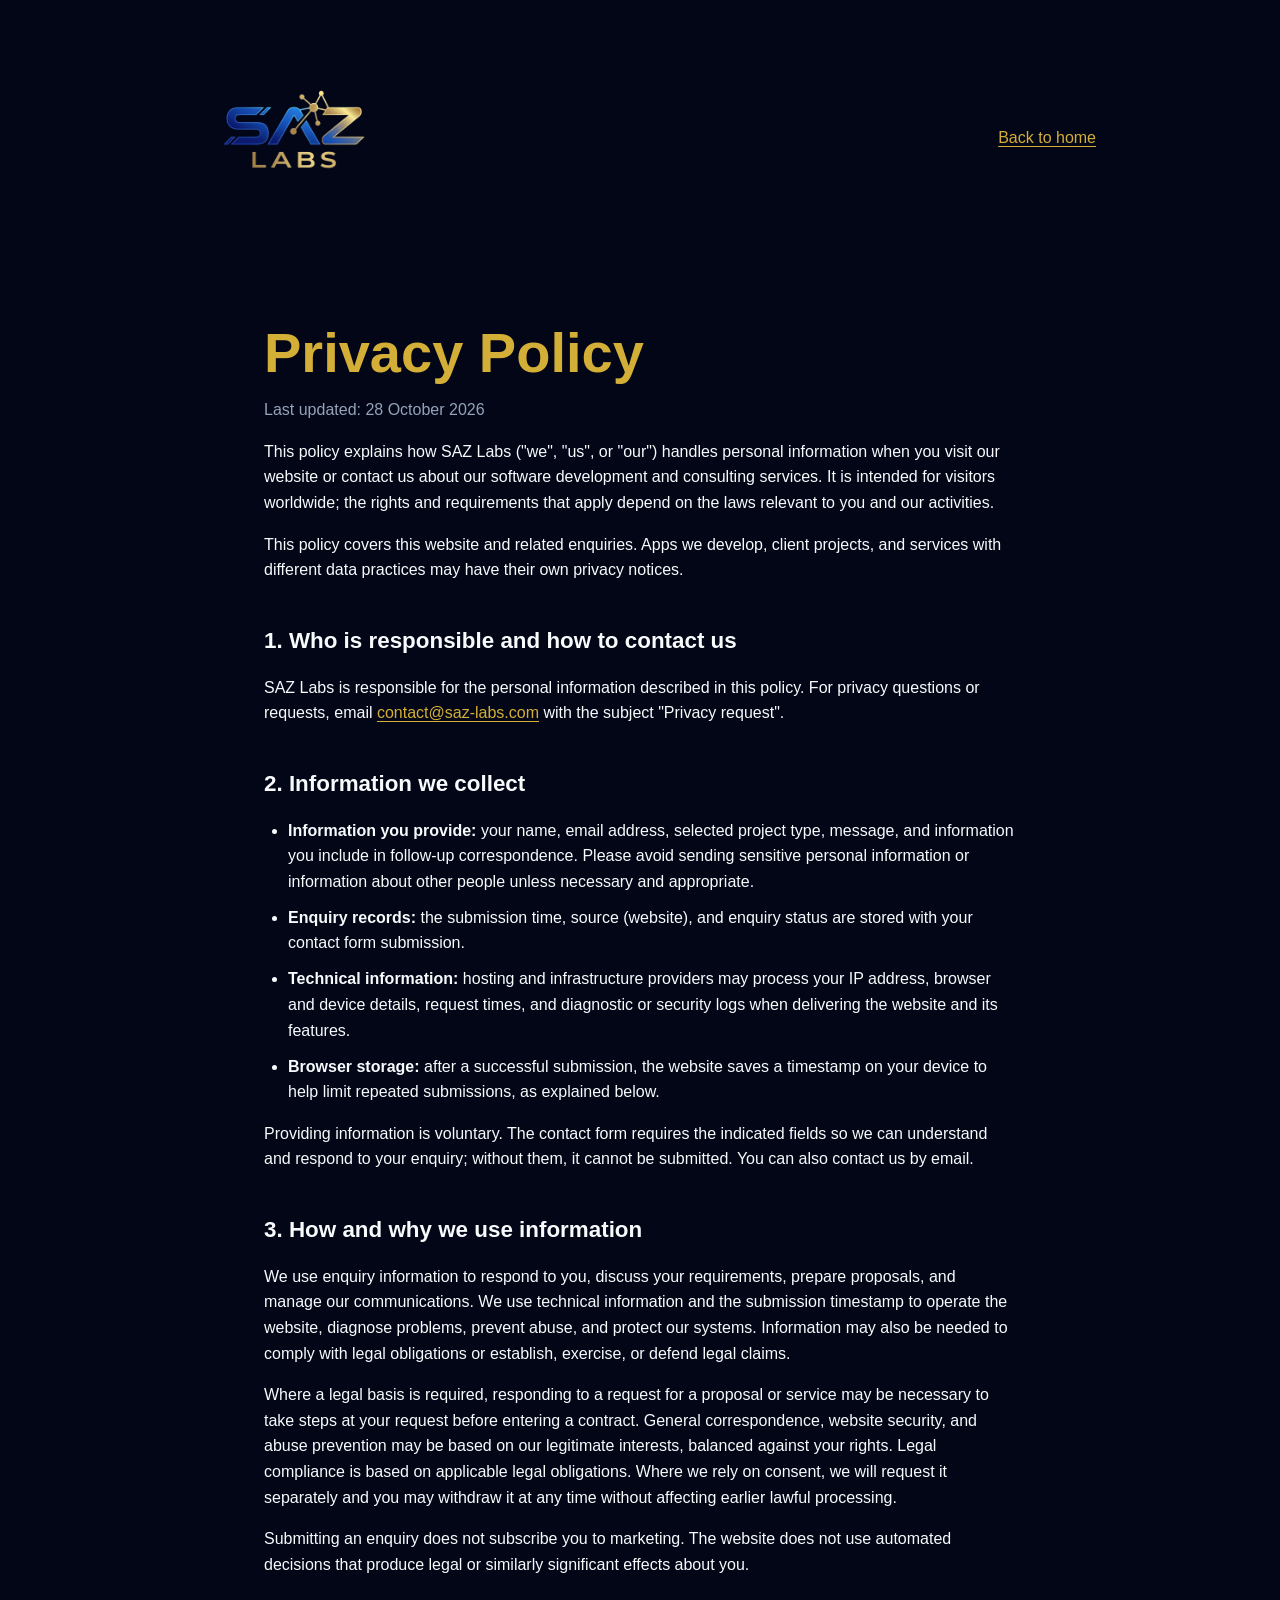
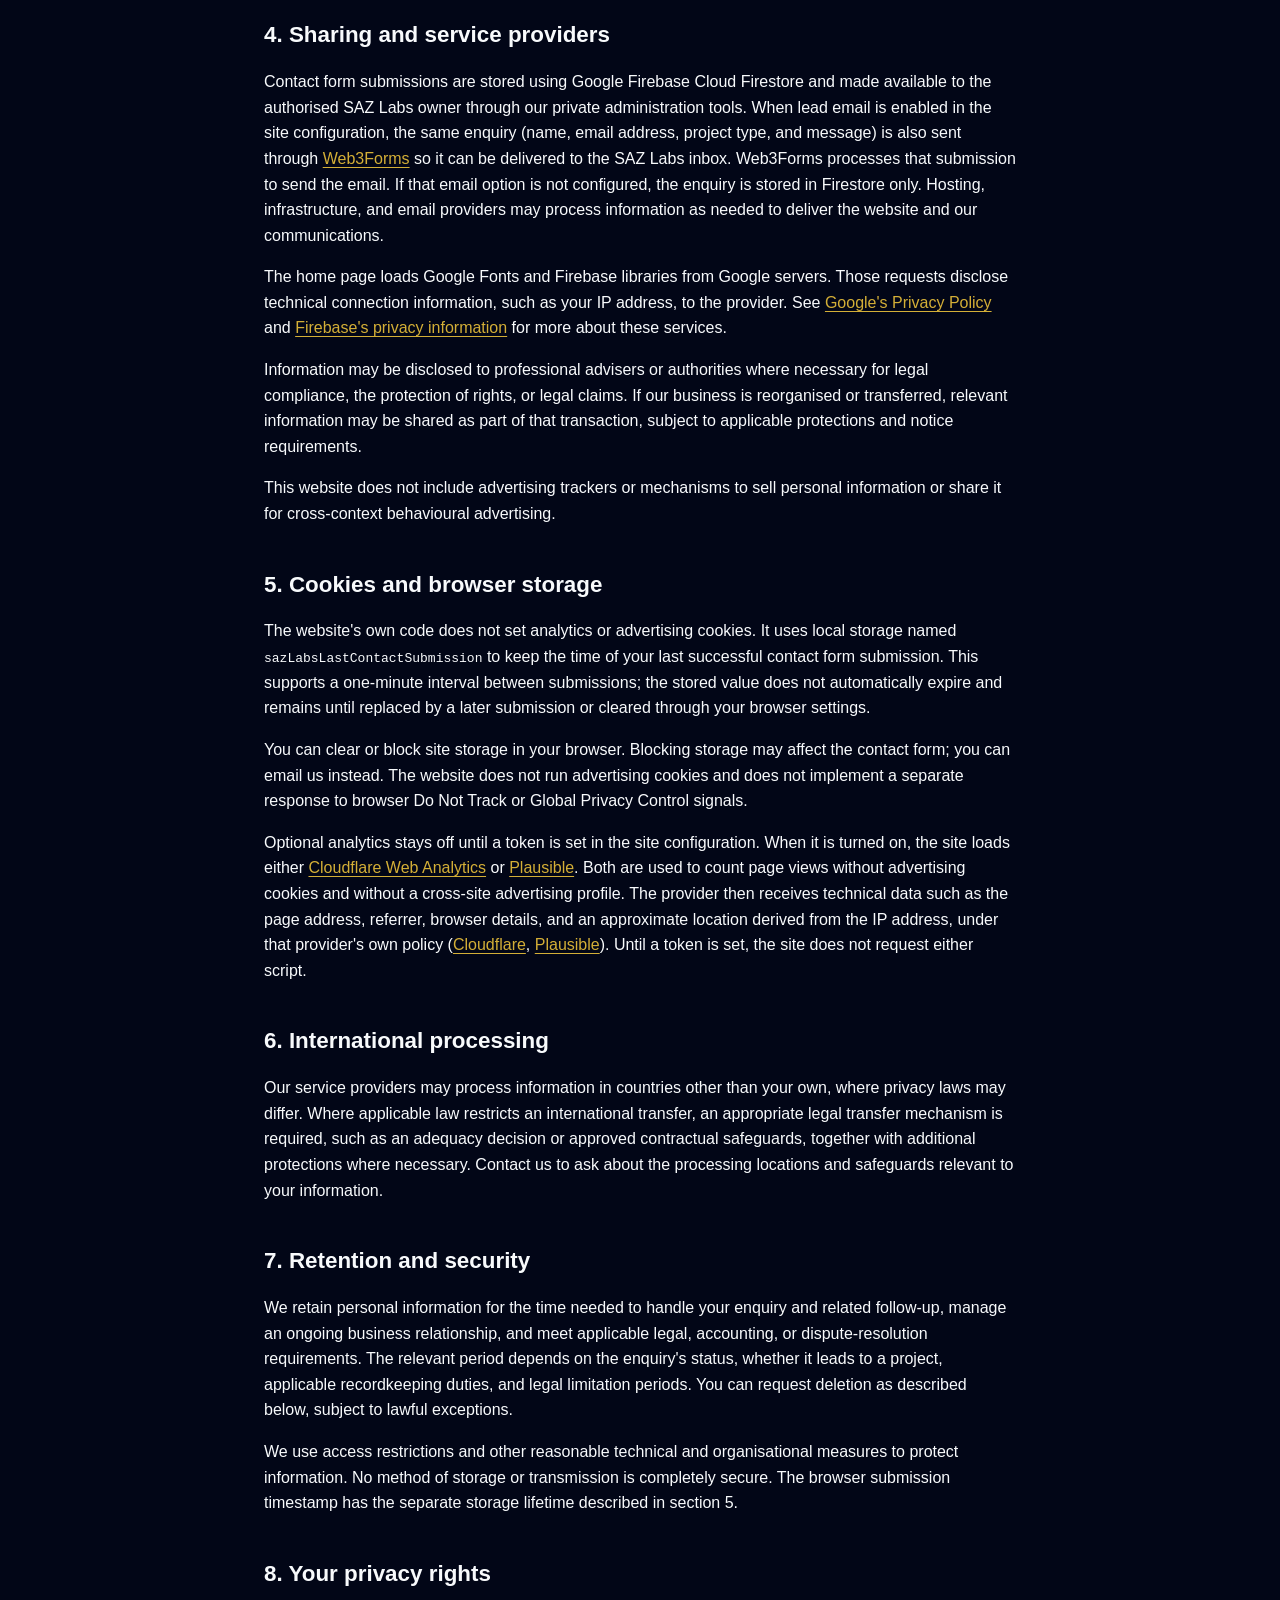
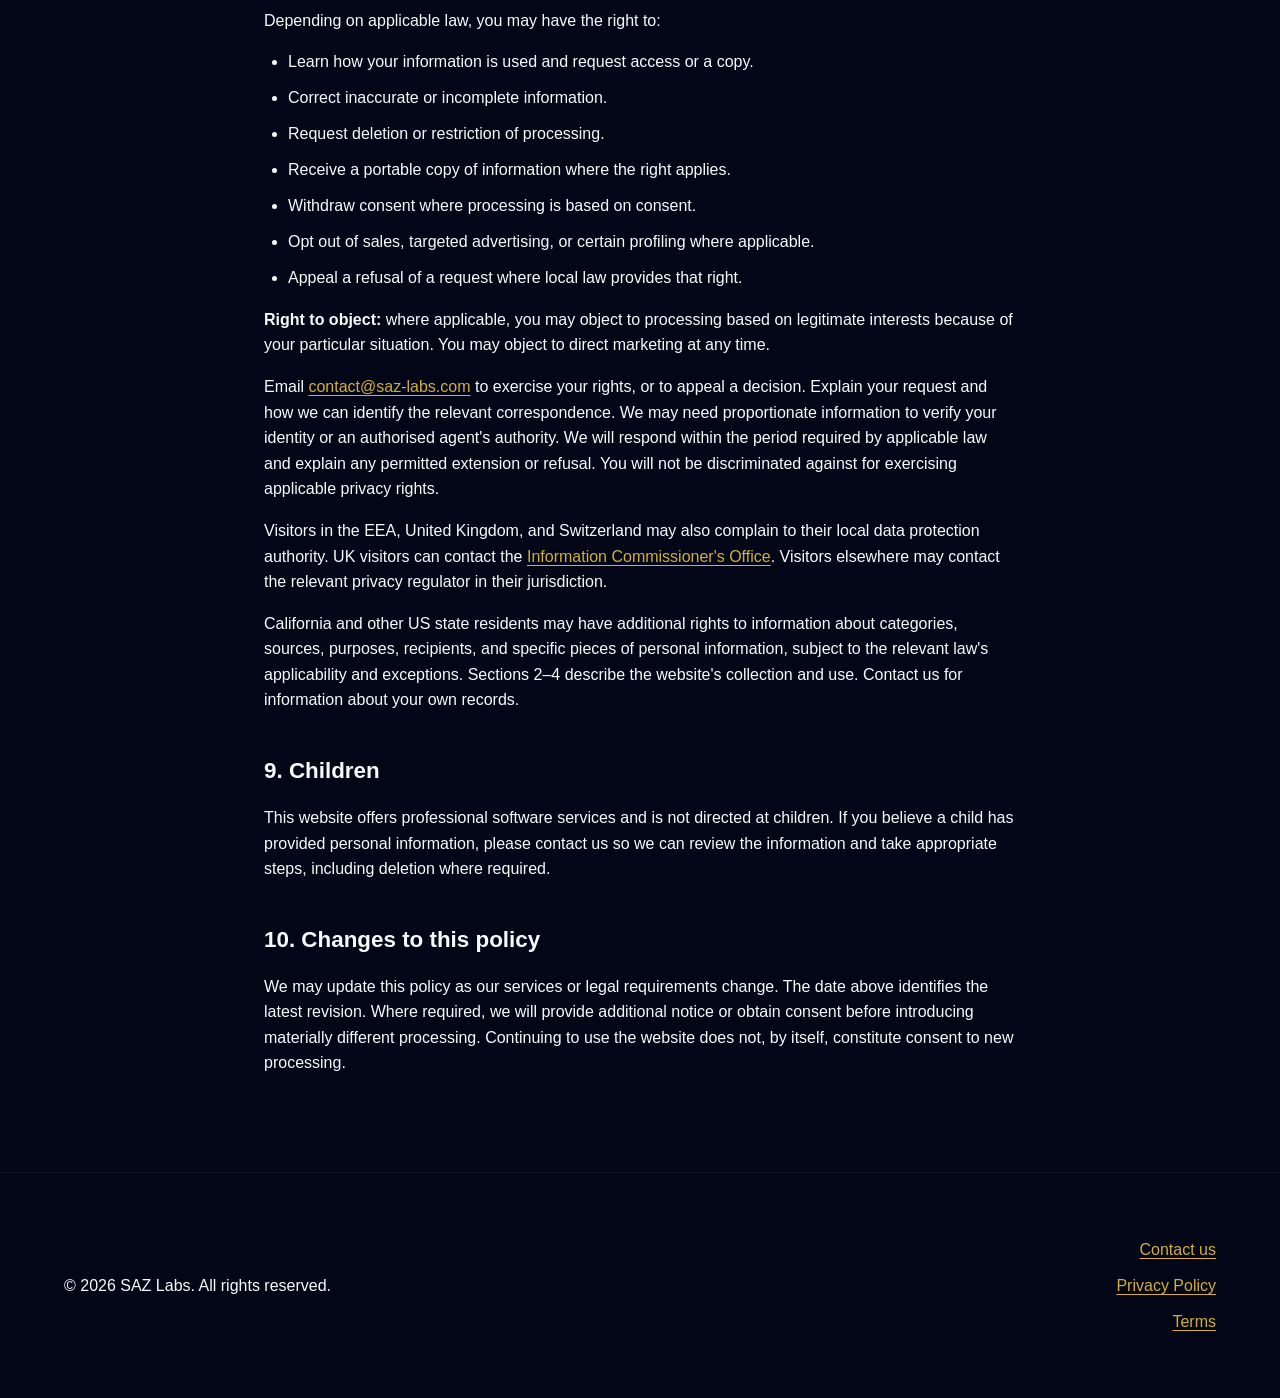
<file: web/privacy.html>
<!DOCTYPE html>
<html lang="en">
<head>
    <meta charset="UTF-8">
    <meta name="viewport" content="width=device-width, initial-scale=1.0">
    <title>Privacy Policy | SAZ Labs</title>
    <meta name="description" content="How SAZ Labs handles website enquiries, browser storage, personal information, and privacy requests.">
    <link rel="canonical" href="https://saz-labs.com/privacy.html">
    <meta property="og:type" content="website">
    <meta property="og:site_name" content="SAZ Labs">
    <meta property="og:title" content="Privacy Policy | SAZ Labs">
    <meta property="og:description" content="How SAZ Labs handles website enquiries, browser storage, personal information, and privacy requests.">
    <meta property="og:url" content="https://saz-labs.com/privacy.html">
    <meta property="og:image" content="https://saz-labs.com/assets/og-image.jpg">
    <meta name="twitter:card" content="summary_large_image">
    <meta name="twitter:title" content="Privacy Policy | SAZ Labs">
    <meta name="twitter:description" content="How SAZ Labs handles website enquiries, browser storage, personal information, and privacy requests.">
    <meta name="twitter:image" content="https://saz-labs.com/assets/og-image.jpg">
    <link rel="icon" href="favicon.ico" sizes="any">
    <link rel="icon" type="image/png" href="assets/favicon-32.png" sizes="32x32">
    <link rel="apple-touch-icon" href="assets/apple-touch-icon.png">
    <link rel="stylesheet" href="style.css">
</head>
<body class="privacy-page">
    <header class="privacy-header">
        <a href="index.html" aria-label="SAZ Labs home">
            <img src="assets/logo_horizontal_transparent.png" alt="SAZ Labs" class="footer-logo">
        </a>
        <a href="index.html">Back to home</a>
    </header>
    <main class="privacy-content" id="main-content">
        <h1>Privacy Policy</h1>
        <p class="privacy-date">Last updated: <time datetime="2026-10-28">28 October 2026</time></p>
        <p>This policy explains how SAZ Labs ("we", "us", or "our") handles personal information when you visit our website or contact us about our software development and consulting services. It is intended for visitors worldwide; the rights and requirements that apply depend on the laws relevant to you and our activities.</p>
        <p>This policy covers this website and related enquiries. Apps we develop, client projects, and services with different data practices may have their own privacy notices.</p>

        <section aria-labelledby="controller">
            <h2 id="controller">1. Who is responsible and how to contact us</h2>
            <p>SAZ Labs is responsible for the personal information described in this policy. For privacy questions or requests, email <a href="mailto:contact@saz-labs.com">contact@saz-labs.com</a> with the subject "Privacy request".</p>
        </section>
        <section aria-labelledby="collection">
            <h2 id="collection">2. Information we collect</h2>
            <ul>
                <li><strong>Information you provide:</strong> your name, email address, selected project type, message, and information you include in follow-up correspondence. Please avoid sending sensitive personal information or information about other people unless necessary and appropriate.</li>
                <li><strong>Enquiry records:</strong> the submission time, source (website), and enquiry status are stored with your contact form submission.</li>
                <li><strong>Technical information:</strong> hosting and infrastructure providers may process your IP address, browser and device details, request times, and diagnostic or security logs when delivering the website and its features.</li>
                <li><strong>Browser storage:</strong> after a successful submission, the website saves a timestamp on your device to help limit repeated submissions, as explained below.</li>
            </ul>
            <p>Providing information is voluntary. The contact form requires the indicated fields so we can understand and respond to your enquiry; without them, it cannot be submitted. You can also contact us by email.</p>
        </section>
        <section aria-labelledby="purposes">
            <h2 id="purposes">3. How and why we use information</h2>
            <p>We use enquiry information to respond to you, discuss your requirements, prepare proposals, and manage our communications. We use technical information and the submission timestamp to operate the website, diagnose problems, prevent abuse, and protect our systems. Information may also be needed to comply with legal obligations or establish, exercise, or defend legal claims.</p>
            <p>Where a legal basis is required, responding to a request for a proposal or service may be necessary to take steps at your request before entering a contract. General correspondence, website security, and abuse prevention may be based on our legitimate interests, balanced against your rights. Legal compliance is based on applicable legal obligations. Where we rely on consent, we will request it separately and you may withdraw it at any time without affecting earlier lawful processing.</p>
            <p>Submitting an enquiry does not subscribe you to marketing. The website does not use automated decisions that produce legal or similarly significant effects about you.</p>
        </section>
        <section aria-labelledby="providers">
            <h2 id="providers">4. Sharing and service providers</h2>
            <p>Contact form submissions are stored using Google Firebase Cloud Firestore and made available to the authorised SAZ Labs owner through our private administration tools. When lead email is enabled in the site configuration, the same enquiry (name, email address, project type, and message) is also sent through <a href="https://web3forms.com">Web3Forms</a> so it can be delivered to the SAZ Labs inbox. Web3Forms processes that submission to send the email. If that email option is not configured, the enquiry is stored in Firestore only. Hosting, infrastructure, and email providers may process information as needed to deliver the website and our communications.</p>
            <p>The home page loads Google Fonts and Firebase libraries from Google servers. Those requests disclose technical connection information, such as your IP address, to the provider. See <a href="https://policies.google.com/privacy">Google's Privacy Policy</a> and <a href="https://firebase.google.com/support/privacy">Firebase's privacy information</a> for more about these services.</p>
            <p>Information may be disclosed to professional advisers or authorities where necessary for legal compliance, the protection of rights, or legal claims. If our business is reorganised or transferred, relevant information may be shared as part of that transaction, subject to applicable protections and notice requirements.</p>
            <p>This website does not include advertising trackers or mechanisms to sell personal information or share it for cross-context behavioural advertising.</p>
        </section>
        <section aria-labelledby="storage">
            <h2 id="storage">5. Cookies and browser storage</h2>
            <p>The website's own code does not set analytics or advertising cookies. It uses local storage named <code>sazLabsLastContactSubmission</code> to keep the time of your last successful contact form submission. This supports a one-minute interval between submissions; the stored value does not automatically expire and remains until replaced by a later submission or cleared through your browser settings.</p>
            <p>You can clear or block site storage in your browser. Blocking storage may affect the contact form; you can email us instead. The website does not run advertising cookies and does not implement a separate response to browser Do Not Track or Global Privacy Control signals.</p>
            <p>Optional analytics stays off until a token is set in the site configuration. When it is turned on, the site loads either <a href="https://www.cloudflare.com/web-analytics/">Cloudflare Web Analytics</a> or <a href="https://plausible.io/">Plausible</a>. Both are used to count page views without advertising cookies and without a cross-site advertising profile. The provider then receives technical data such as the page address, referrer, browser details, and an approximate location derived from the IP address, under that provider's own policy (<a href="https://www.cloudflare.com/privacypolicy/">Cloudflare</a>, <a href="https://plausible.io/privacy">Plausible</a>). Until a token is set, the site does not request either script.</p>
        </section>
        <section aria-labelledby="transfers">
            <h2 id="transfers">6. International processing</h2>
            <p>Our service providers may process information in countries other than your own, where privacy laws may differ. Where applicable law restricts an international transfer, an appropriate legal transfer mechanism is required, such as an adequacy decision or approved contractual safeguards, together with additional protections where necessary. Contact us to ask about the processing locations and safeguards relevant to your information.</p>
        </section>
        <section aria-labelledby="retention">
            <h2 id="retention">7. Retention and security</h2>
            <p>We retain personal information for the time needed to handle your enquiry and related follow-up, manage an ongoing business relationship, and meet applicable legal, accounting, or dispute-resolution requirements. The relevant period depends on the enquiry's status, whether it leads to a project, applicable recordkeeping duties, and legal limitation periods. You can request deletion as described below, subject to lawful exceptions.</p>
            <p>We use access restrictions and other reasonable technical and organisational measures to protect information. No method of storage or transmission is completely secure. The browser submission timestamp has the separate storage lifetime described in section 5.</p>
        </section>
        <section aria-labelledby="rights">
            <h2 id="rights">8. Your privacy rights</h2>
            <p>Depending on applicable law, you may have the right to:</p>
            <ul>
                <li>Learn how your information is used and request access or a copy.</li>
                <li>Correct inaccurate or incomplete information.</li>
                <li>Request deletion or restriction of processing.</li>
                <li>Receive a portable copy of information where the right applies.</li>
                <li>Withdraw consent where processing is based on consent.</li>
                <li>Opt out of sales, targeted advertising, or certain profiling where applicable.</li>
                <li>Appeal a refusal of a request where local law provides that right.</li>
            </ul>
            <p><strong>Right to object:</strong> where applicable, you may object to processing based on legitimate interests because of your particular situation. You may object to direct marketing at any time.</p>
            <p>Email <a href="mailto:contact@saz-labs.com">contact@saz-labs.com</a> to exercise your rights, or to appeal a decision. Explain your request and how we can identify the relevant correspondence. We may need proportionate information to verify your identity or an authorised agent's authority. We will respond within the period required by applicable law and explain any permitted extension or refusal. You will not be discriminated against for exercising applicable privacy rights.</p>
            <p>Visitors in the EEA, United Kingdom, and Switzerland may also complain to their local data protection authority. UK visitors can contact the <a href="https://ico.org.uk/make-a-complaint/">Information Commissioner's Office</a>. Visitors elsewhere may contact the relevant privacy regulator in their jurisdiction.</p>
            <p>California and other US state residents may have additional rights to information about categories, sources, purposes, recipients, and specific pieces of personal information, subject to the relevant law's applicability and exceptions. Sections 2–4 describe the website's collection and use. Contact us for information about your own records.</p>
        </section>
        <section aria-labelledby="children">
            <h2 id="children">9. Children</h2>
            <p>This website offers professional software services and is not directed at children. If you believe a child has provided personal information, please contact us so we can review the information and take appropriate steps, including deletion where required.</p>
        </section>
        <section aria-labelledby="changes">
            <h2 id="changes">10. Changes to this policy</h2>
            <p>We may update this policy as our services or legal requirements change. The date above identifies the latest revision. Where required, we will provide additional notice or obtain consent before introducing materially different processing. Continuing to use the website does not, by itself, constitute consent to new processing.</p>
        </section>
    </main>
    <footer class="footer">
        <div class="footer-content">
            <p>&copy; 2026 SAZ Labs. All rights reserved.</p>
            <div class="footer-links"><a href="index.html#contact">Contact us</a> <a href="privacy.html" aria-current="page">Privacy Policy</a> <a href="terms.html">Terms</a></div>
        </div>
    </footer>
    <script type="module" src="site-ui.js"></script>
</body>
</html>
</file>
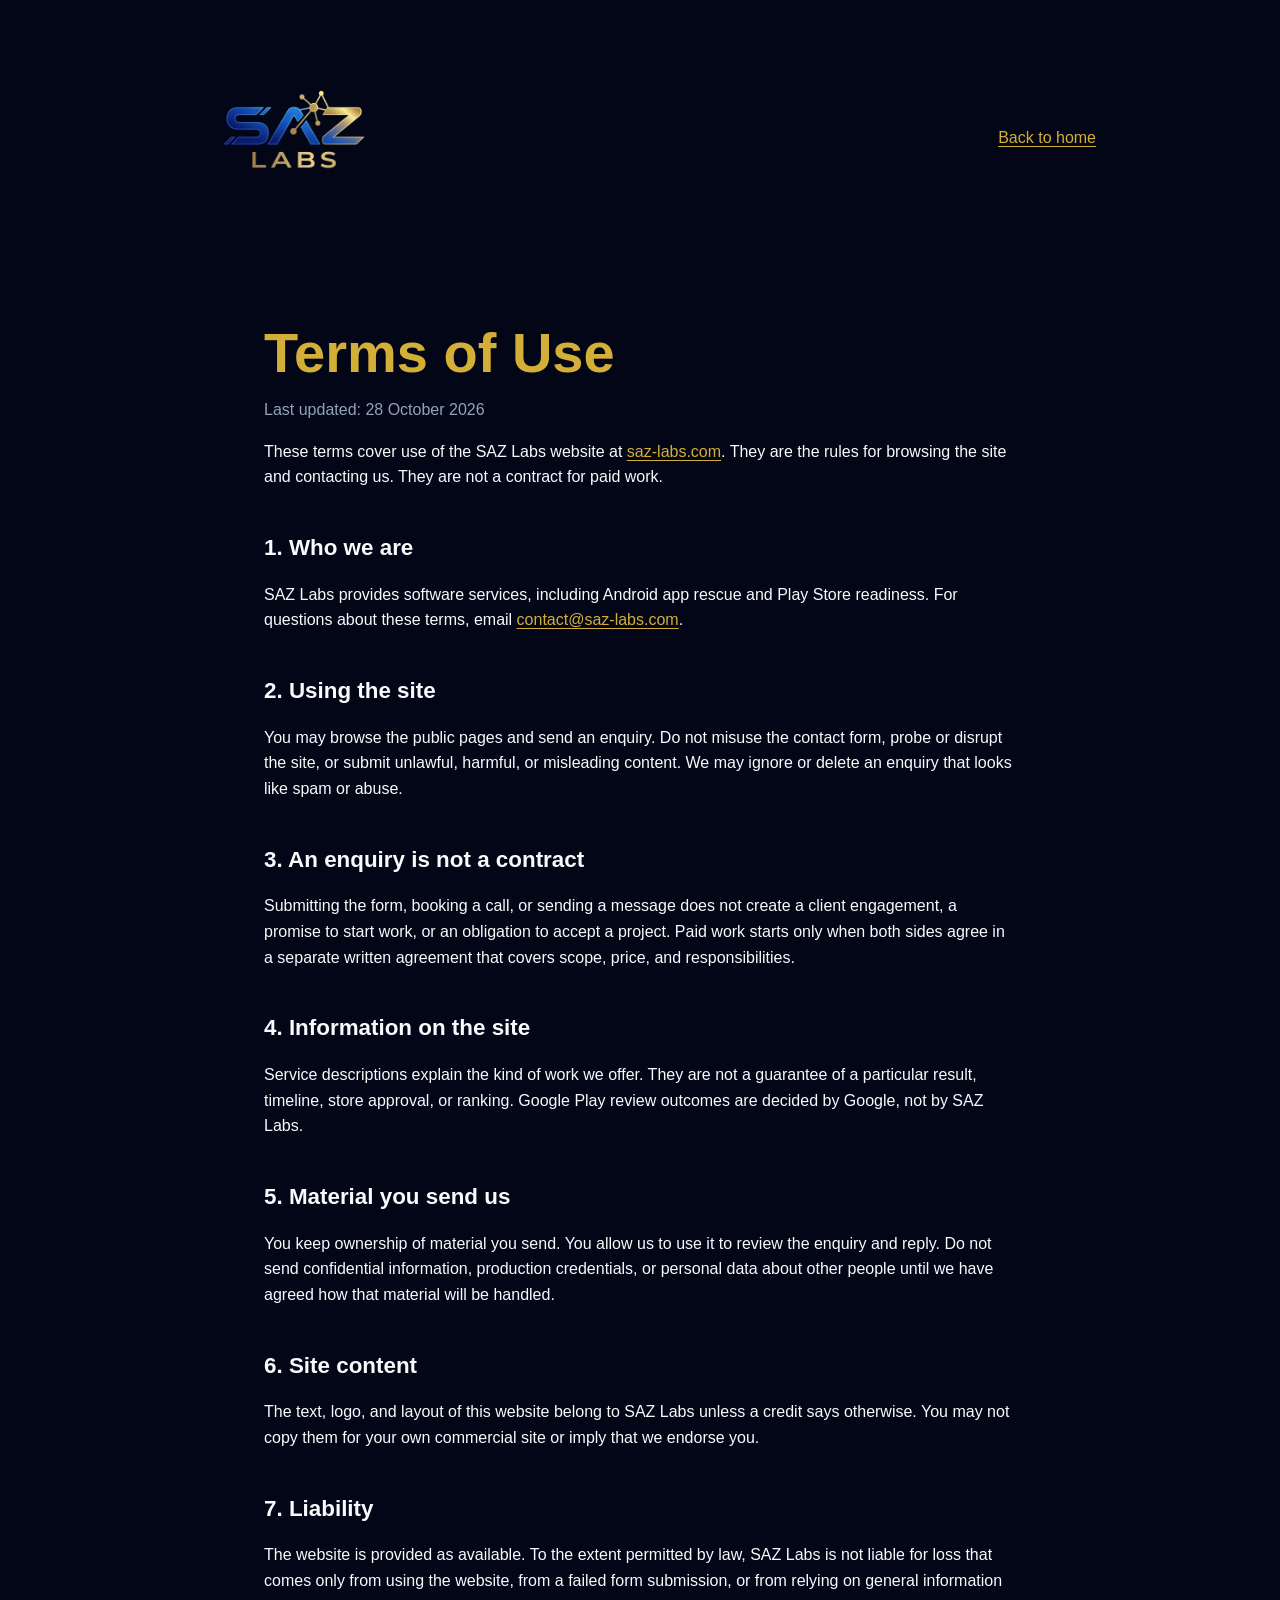
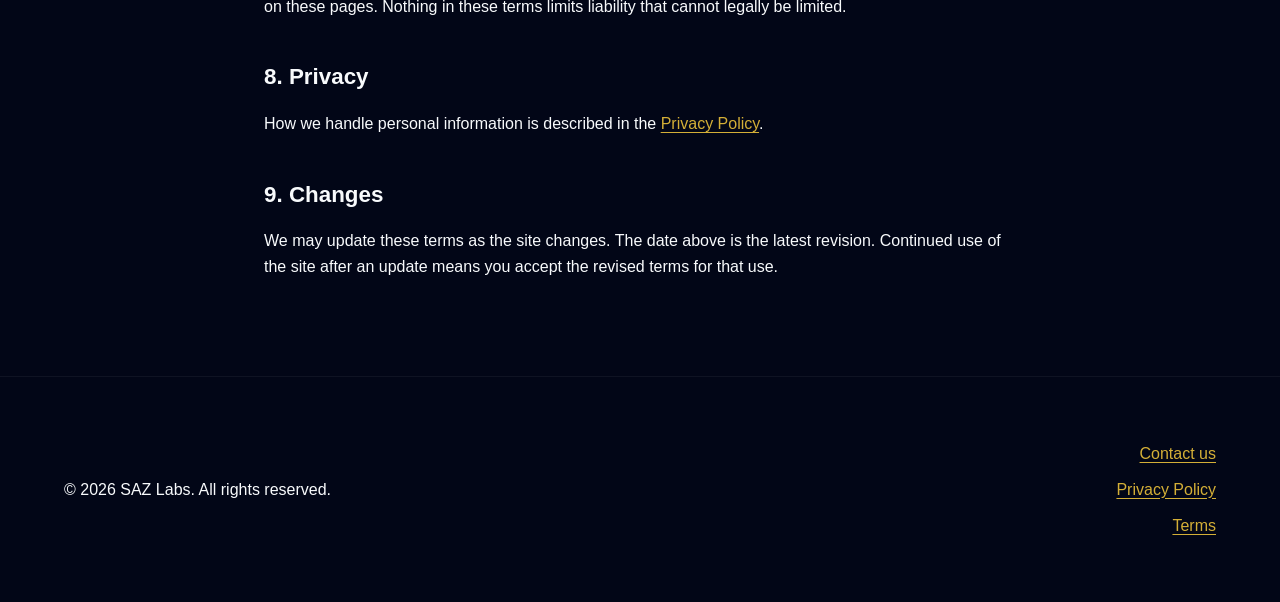
<file: web/terms.html>
<!DOCTYPE html>
<html lang="en">
<head>
    <meta charset="UTF-8">
    <meta name="viewport" content="width=device-width, initial-scale=1.0">
    <title>Terms of Use | SAZ Labs</title>
    <meta name="description" content="Terms for using the SAZ Labs website and sending an enquiry. Project work is covered by a separate written agreement.">
    <link rel="canonical" href="https://saz-labs.com/terms.html">
    <meta property="og:type" content="website">
    <meta property="og:site_name" content="SAZ Labs">
    <meta property="og:title" content="Terms of Use | SAZ Labs">
    <meta property="og:description" content="Terms for using the SAZ Labs website and sending an enquiry.">
    <meta property="og:url" content="https://saz-labs.com/terms.html">
    <meta property="og:image" content="https://saz-labs.com/assets/og-image.jpg">
    <meta name="twitter:card" content="summary_large_image">
    <meta name="twitter:title" content="Terms of Use | SAZ Labs">
    <meta name="twitter:description" content="Terms for using the SAZ Labs website and sending an enquiry.">
    <meta name="twitter:image" content="https://saz-labs.com/assets/og-image.jpg">
    <link rel="icon" href="favicon.ico" sizes="any">
    <link rel="icon" type="image/png" href="assets/favicon-32.png" sizes="32x32">
    <link rel="apple-touch-icon" href="assets/apple-touch-icon.png">
    <link rel="stylesheet" href="style.css">
</head>
<body class="privacy-page">
    <header class="privacy-header">
        <a href="index.html" aria-label="SAZ Labs home">
            <img src="assets/logo_horizontal_transparent.png" alt="SAZ Labs" class="footer-logo">
        </a>
        <a href="index.html">Back to home</a>
    </header>
    <main class="privacy-content" id="main-content">
        <h1>Terms of Use</h1>
        <p class="privacy-date">Last updated: <time datetime="2026-10-28">28 October 2026</time></p>
        <p>These terms cover use of the SAZ Labs website at <a href="https://saz-labs.com/">saz-labs.com</a>. They are the rules for browsing the site and contacting us. They are not a contract for paid work.</p>

        <section aria-labelledby="who">
            <h2 id="who">1. Who we are</h2>
            <p>SAZ Labs provides software services, including Android app rescue and Play Store readiness. For questions about these terms, email <a href="mailto:contact@saz-labs.com">contact@saz-labs.com</a>.</p>
        </section>
        <section aria-labelledby="use">
            <h2 id="use">2. Using the site</h2>
            <p>You may browse the public pages and send an enquiry. Do not misuse the contact form, probe or disrupt the site, or submit unlawful, harmful, or misleading content. We may ignore or delete an enquiry that looks like spam or abuse.</p>
        </section>
        <section aria-labelledby="no-contract">
            <h2 id="no-contract">3. An enquiry is not a contract</h2>
            <p>Submitting the form, booking a call, or sending a message does not create a client engagement, a promise to start work, or an obligation to accept a project. Paid work starts only when both sides agree in a separate written agreement that covers scope, price, and responsibilities.</p>
        </section>
        <section aria-labelledby="info">
            <h2 id="info">4. Information on the site</h2>
            <p>Service descriptions explain the kind of work we offer. They are not a guarantee of a particular result, timeline, store approval, or ranking. Google Play review outcomes are decided by Google, not by SAZ Labs.</p>
        </section>
        <section aria-labelledby="your-content">
            <h2 id="your-content">5. Material you send us</h2>
            <p>You keep ownership of material you send. You allow us to use it to review the enquiry and reply. Do not send confidential information, production credentials, or personal data about other people until we have agreed how that material will be handled.</p>
        </section>
        <section aria-labelledby="our-content">
            <h2 id="our-content">6. Site content</h2>
            <p>The text, logo, and layout of this website belong to SAZ Labs unless a credit says otherwise. You may not copy them for your own commercial site or imply that we endorse you.</p>
        </section>
        <section aria-labelledby="liability">
            <h2 id="liability">7. Liability</h2>
            <p>The website is provided as available. To the extent permitted by law, SAZ Labs is not liable for loss that comes only from using the website, from a failed form submission, or from relying on general information on these pages. Nothing in these terms limits liability that cannot legally be limited.</p>
        </section>
        <section aria-labelledby="privacy-link">
            <h2 id="privacy-link">8. Privacy</h2>
            <p>How we handle personal information is described in the <a href="privacy.html">Privacy Policy</a>.</p>
        </section>
        <section aria-labelledby="changes">
            <h2 id="changes">9. Changes</h2>
            <p>We may update these terms as the site changes. The date above is the latest revision. Continued use of the site after an update means you accept the revised terms for that use.</p>
        </section>
    </main>
    <footer class="footer">
        <div class="footer-content">
            <p>&copy; 2026 SAZ Labs. All rights reserved.</p>
            <div class="footer-links">
                <a href="index.html#contact">Contact us</a>
                <a href="privacy.html">Privacy Policy</a>
                <a href="terms.html" aria-current="page">Terms</a>
            </div>
        </div>
    </footer>
    <script type="module" src="site-ui.js"></script>
</body>
</html>
</file>
<file: web/style.css>
:root {
    --bg-dark: #020617;
    --bg-surface: #0F172A;
    --primary-blue: #1D4ED8;
    --primary-blue-glow: rgba(29, 78, 216, 0.5);
    --accent-gold: #D4AF37;
    --accent-gold-hover: #FBBF24;
    --text-primary: #F8FAFC;
    --text-secondary: #94A3B8;
    --font-heading: 'Outfit', sans-serif;
    --font-body: 'Inter', sans-serif;
}

* {
    margin: 0;
    padding: 0;
    box-sizing: border-box;
}

html {
    scroll-behavior: smooth;
}

body {
    background-color: var(--bg-dark);
    color: var(--text-primary);
    font-family: var(--font-body);
    line-height: 1.6;
    overflow-x: hidden;
    position: relative;
}

#bg-canvas {
    position: fixed;
    top: 0;
    left: 0;
    width: 100vw;
    height: 100vh;
    z-index: -1;
    pointer-events: none;
    opacity: 0.6;
}

/* Typography */
h1, h2, h3, .brand-name {
    font-family: var(--font-heading);
    color: var(--text-primary);
}

.section-title {
    text-align: center;
    font-size: 2.5rem;
    margin-bottom: 3rem;
    color: var(--accent-gold);
    text-transform: uppercase;
    letter-spacing: 2px;
}

/* Navigation */
.navbar {
    position: fixed;
    top: 0;
    width: 100%;
    padding: 1.5rem 5%;
    display: flex;
    justify-content: space-between;
    align-items: center;
    background: rgba(2, 6, 23, 0.8);
    backdrop-filter: blur(10px);
    z-index: 1000;
    border-bottom: 1px solid rgba(255, 255, 255, 0.05);
    transform: translateY(-100%);
    transition: transform 0.4s cubic-bezier(0.4, 0, 0.2, 1);
}

.navbar.nav-visible {
    transform: translateY(0);
}

.logo-container {
    display: flex;
    align-items: center;
    gap: 1rem;
}

.logo {
    height: 120px;
    width: auto;
    max-width: 500px;
    object-fit: contain;
    cursor: pointer;
    /* Keep the original size. Inset the graphic so it does not sit on the bar edges. */
    padding: 8px 0;
}

.brand-name {
    font-size: 1.5rem;
    font-weight: 800;
    letter-spacing: 1px;
}

.nav-links {
    list-style: none;
    display: flex;
    gap: 2rem;
    align-items: center;
}

.nav-links a {
    text-decoration: none;
    color: var(--text-secondary);
    font-weight: 600;
    transition: color 0.3s ease;
}

.nav-links a:hover {
    color: var(--accent-gold);
}

/* Buttons */
.btn-primary, .btn-secondary {
    display: inline-flex;
    align-items: center;
    justify-content: center;
    text-transform: uppercase;
    letter-spacing: 1.5px;
    text-decoration: none;
    border-radius: 50px;
    position: relative;
    overflow: hidden;
    z-index: 1;
}

.btn-primary {
    background: linear-gradient(90deg, var(--primary-blue), #3B82F6);
    color: #FFFFFF !important;
    padding: 0.85rem 2rem;
    font-weight: 700;
    border: none;
    box-shadow: 0 0 20px rgba(29, 78, 216, 0.4);
    transition: all 0.4s cubic-bezier(0.175, 0.885, 0.32, 1.275);
}

.btn-primary::before {
    content: '';
    position: absolute;
    top: 0; left: -100%; width: 100%; height: 100%;
    background: linear-gradient(90deg, transparent, rgba(255,255,255,0.2), transparent);
    transition: all 0.4s ease;
    z-index: -1;
}

.btn-primary:hover {
    transform: translateY(-4px) scale(1.02);
    box-shadow: 0 10px 30px rgba(59, 130, 246, 0.6);
}

.btn-primary:hover::before {
    left: 100%;
}

.btn-secondary {
    background: rgba(255, 255, 255, 0.03);
    backdrop-filter: blur(10px);
    color: var(--accent-gold) !important;
    padding: 0.85rem 2rem;
    font-weight: 600;
    border: 1px solid rgba(212, 175, 55, 0.4);
    box-shadow: 0 0 15px rgba(212, 175, 55, 0.1);
    transition: all 0.4s cubic-bezier(0.175, 0.885, 0.32, 1.275);
}

.btn-secondary:hover {
    background: rgba(212, 175, 55, 0.1);
    border-color: var(--accent-gold);
    box-shadow: 0 10px 30px rgba(212, 175, 55, 0.3);
    transform: translateY(-4px) scale(1.02);
}

.large {
    padding: 1.1rem 2.5rem;
    font-size: 0.95rem;
}

/* Hero Section */
.hero {
    min-height: 100vh;
    display: flex;
    flex-direction: column;
    justify-content: center;
    align-items: center;
    text-align: center;
    padding: 0 5%;
    position: relative;
    overflow: hidden;
}

.hero-content {
    z-index: 2;
    max-width: 800px;
    display: flex;
    flex-direction: column;
    align-items: center;
}

.hero-logo {
    width: 220px;
    max-width: 60%;
    height: auto;
    margin-bottom: 1rem;
    border-radius: 20px;
    animation: float 6s ease-in-out infinite;
    box-shadow: 0 0 40px rgba(29, 78, 216, 0.4), 0 0 20px rgba(212, 175, 55, 0.2);
}

@keyframes float {
    0% { transform: translateY(0px); }
    50% { transform: translateY(-10px); }
    100% { transform: translateY(0px); }
}

.hero-title {
    font-size: 3.5rem;
    font-weight: 800;
    line-height: 1.2;
    margin-bottom: 1rem;
    background: linear-gradient(to right, #FFFFFF, var(--accent-gold));
    -webkit-background-clip: text;
    -webkit-text-fill-color: transparent;
}

.hero-subtitle {
    font-size: 1.1rem;
    color: var(--text-secondary);
    margin-bottom: 2rem;
}

.cta-group {
    display: flex;
    gap: 1.5rem;
    justify-content: center;
}

.hero-glow {
    position: absolute;
    width: 600px;
    height: 600px;
    background: radial-gradient(circle, var(--primary-blue-glow) 0%, transparent 70%);
    top: 50%;
    left: 50%;
    transform: translate(-50%, -50%);
    z-index: 1;
    pointer-events: none;
    opacity: 0.5;
}

/* Services */
.services {
    padding: 8rem 5%;
    background: linear-gradient(to bottom, var(--bg-dark), var(--bg-surface), var(--bg-dark));
    position: relative;
    z-index: 1;
}

.services-grid {
    display: grid;
    grid-template-columns: repeat(auto-fit, minmax(300px, 1fr));
    gap: 2.5rem;
    max-width: 1200px;
    margin: 0 auto;
}

.service-card {
    background: rgba(255, 255, 255, 0.02);
    backdrop-filter: blur(10px);
    padding: 3rem 2rem;
    border-radius: 24px;
    border: 1px solid rgba(255, 255, 255, 0.05);
    transition: all 0.4s cubic-bezier(0.175, 0.885, 0.32, 1.275);
    text-align: center;
    position: relative;
    overflow: hidden;
}

.service-card::before {
    content: '';
    position: absolute;
    top: 0; left: 0; width: 100%; height: 2px;
    background: linear-gradient(90deg, transparent, var(--primary-blue), var(--accent-gold), transparent);
    opacity: 0.3;
    transition: opacity 0.4s ease;
}

.service-card:hover {
    transform: translateY(-15px);
    box-shadow: 0 20px 40px rgba(0, 0, 0, 0.8), 0 0 30px rgba(29, 78, 216, 0.15);
    border-color: rgba(29, 78, 216, 0.3);
}

.service-card:hover::before {
    opacity: 1;
}

.service-card .icon {
    font-size: 3.5rem;
    margin-bottom: 1.5rem;
    display: inline-block;
    transition: transform 0.4s ease;
    filter: drop-shadow(0 0 10px rgba(255,255,255,0.1));
}

.service-card:hover .icon {
    transform: scale(1.1) translateY(-5px);
    filter: drop-shadow(0 0 20px var(--accent-gold));
}

.service-card h3 {
    margin-bottom: 1rem;
    font-size: 1.5rem;
    color: var(--text-primary);
}

.service-card p {
    color: var(--text-secondary);
    line-height: 1.7;
}

/* About Section */
.about {
    padding: 8rem 5%;
    position: relative;
    z-index: 1;
}

.about-container {
    display: flex;
    align-items: center;
    justify-content: space-between;
    gap: 4rem;
    max-width: 1200px;
    margin: 0 auto;
}

.about-content {
    flex: 1;
}

.about-text {
    font-size: 1.1rem;
    color: var(--text-secondary);
    margin-bottom: 1.5rem;
    line-height: 1.8;
}

.stats-grid {
    display: grid;
    grid-template-columns: repeat(3, 1fr);
    gap: 2rem;
    margin-top: 3rem;
}

.stat-item {
    display: flex;
    flex-direction: column;
}

.stat-number {
    font-size: 2.5rem;
    font-weight: 800;
    color: var(--accent-gold);
    font-family: var(--font-heading);
    margin-bottom: 0.5rem;
}

.stat-label {
    font-size: 0.9rem;
    text-transform: uppercase;
    letter-spacing: 1px;
    color: var(--text-secondary);
}

.about-visual {
    flex: 1;
    display: flex;
    justify-content: center;
    position: relative;
}

.abstract-shape {
    width: 400px;
    height: 400px;
    background: radial-gradient(circle at 30% 30%, rgba(59, 130, 246, 0.2), rgba(212, 175, 55, 0.1));
    border-radius: 30% 70% 70% 30% / 30% 30% 70% 70%;
    box-shadow: inset 0 0 50px rgba(59, 130, 246, 0.2), 0 0 50px rgba(212, 175, 55, 0.1);
    animation: morph 8s ease-in-out infinite;
    border: 1px solid rgba(255, 255, 255, 0.05);
    backdrop-filter: blur(10px);
}

@keyframes morph {
    0% { border-radius: 30% 70% 70% 30% / 30% 30% 70% 70%; }
    50% { border-radius: 70% 30% 30% 70% / 70% 70% 30% 30%; }
    100% { border-radius: 30% 70% 70% 30% / 30% 30% 70% 70%; }
}

/* Portfolio Section */
.portfolio {
    padding: 8rem 5%;
    background: linear-gradient(to bottom, var(--bg-surface), var(--bg-dark));
    position: relative;
    z-index: 1;
}

.portfolio-grid {
    display: grid;
    grid-template-columns: repeat(auto-fit, minmax(350px, 1fr));
    gap: 2.5rem;
    max-width: 1200px;
    margin: 0 auto;
}

.portfolio-card {
    background: rgba(255, 255, 255, 0.02);
    border-radius: 20px;
    overflow: hidden;
    border: 1px solid rgba(255, 255, 255, 0.05);
    transition: all 0.4s ease;
    cursor: pointer;
}

.portfolio-card:hover {
    transform: translateY(-10px);
    border-color: rgba(212, 175, 55, 0.3);
    box-shadow: 0 20px 40px rgba(0, 0, 0, 0.5), 0 0 20px rgba(212, 175, 55, 0.1);
}

.portfolio-image {
    height: 250px;
    background-size: cover;
    background-position: center;
    position: relative;
}

.portfolio-image::after {
    content: '';
    position: absolute;
    top: 0; left: 0; right: 0; bottom: 0;
    background: linear-gradient(to bottom, transparent, rgba(2, 6, 23, 0.9));
}

.placeholder-img-1 { background: linear-gradient(45deg, #1e3a8a, #0f172a); }
.placeholder-img-2 { background: linear-gradient(45deg, #1e293b, #0f172a); }
.placeholder-img-3 { background: linear-gradient(45deg, #3b82f6, #1e3a8a); }

.portfolio-info {
    padding: 2rem;
    position: relative;
    z-index: 2;
    margin-top: -60px;
}

.portfolio-info h3 {
    font-size: 1.5rem;
    margin-bottom: 0.5rem;
}

.portfolio-info p {
    color: var(--accent-gold);
    font-size: 0.9rem;
    font-weight: 600;
    letter-spacing: 1px;
}

/* Contact Section */
.contact {
    padding: 8rem 5%;
    position: relative;
    z-index: 1;
}

.contact-container {
    display: grid;
    grid-template-columns: 1fr 1fr;
    gap: 4rem;
    max-width: 1200px;
    margin: 0 auto;
    background: rgba(255, 255, 255, 0.02);
    padding: 4rem;
    border-radius: 30px;
    border: 1px solid rgba(255, 255, 255, 0.05);
    backdrop-filter: blur(20px);
    box-shadow: 0 30px 60px rgba(0, 0, 0, 0.4);
}

.contact-heading {
    font-size: 2.5rem;
    font-family: var(--font-heading);
    margin-bottom: 1.5rem;
    background: linear-gradient(to right, #FFFFFF, var(--accent-gold));
    -webkit-background-clip: text;
    -webkit-text-fill-color: transparent;
}

.contact-desc {
    color: var(--text-secondary);
    margin-bottom: 3rem;
    font-size: 1.1rem;
    line-height: 1.8;
}

.contact-details p {
    margin-bottom: 1rem;
    font-size: 1.1rem;
    display: flex;
    align-items: center;
    gap: 1rem;
}

.contact-form {
    display: flex;
    flex-direction: column;
    gap: 1.5rem;
}

.form-group input,
.form-group select,
.form-group textarea {
    width: 100%;
    padding: 1.2rem;
    background: rgba(2, 6, 23, 0.6);
    border: 1px solid rgba(255, 255, 255, 0.1);
    border-radius: 12px;
    color: var(--text-primary);
    font-family: var(--font-body);
    font-size: 1rem;
    transition: all 0.3s ease;
}

.form-group input:focus,
.form-group select:focus,
.form-group textarea:focus {
    outline: none;
    border-color: var(--primary-blue);
    box-shadow: 0 0 15px rgba(59, 130, 246, 0.2);
}

.form-group select {
    appearance: none;
    cursor: pointer;
}

/* Footer */
.footer {
    padding: 4rem 5%;
    background: var(--bg-dark);
    border-top: 1px solid rgba(255,255,255,0.05);
}

.footer-content {
    display: flex;
    justify-content: space-between;
    align-items: center;
    max-width: 1200px;
    margin: 0 auto;
}

.footer-brand p {
    color: var(--text-secondary);
    margin-top: 0.5rem;
}

.footer-logo {
    height: 80px;
}

/* Privacy notice and policy */
.privacy-note {
    color: var(--text-secondary);
    font-size: 0.9rem;
}

.privacy-note a, .footer-links a, .privacy-page a {
    color: var(--accent-gold);
    text-decoration: underline;
    text-underline-offset: 0.2em;
}

.privacy-note a:focus-visible, .footer-links a:focus-visible, .privacy-page a:focus-visible {
    outline: 2px solid var(--accent-gold);
    outline-offset: 4px;
}

.privacy-header {
    max-width: 960px;
    margin: 0 auto;
    padding: 1.5rem;
    display: flex;
    align-items: center;
    justify-content: space-between;
    flex-wrap: wrap;
    gap: 1rem;
}

.privacy-header img {
    max-width: 100%;
    height: auto;
    width: 220px;
}

.privacy-content {
    max-width: 800px;
    margin: 0 auto;
    padding: 2rem 1.5rem 5rem;
    overflow-wrap: anywhere;
}

.privacy-content h1 {
    font-size: clamp(2rem, 6vw, 3.5rem);
    color: var(--accent-gold);
}

.privacy-content h2 {
    font-size: 1.4rem;
    margin-bottom: 1rem;
}

.privacy-content section {
    margin-top: 2.5rem;
    padding: 0;
}

.privacy-content p, .privacy-content ul {
    margin-bottom: 1rem;
}

.privacy-content ul {
    padding-left: 1.5rem;
}

.privacy-content li {
    margin-bottom: 0.65rem;
}

.privacy-date {
    color: var(--text-secondary);
}

/* Mobile */
.hamburger {
    display: none;
    flex-direction: column;
    gap: 5px;
    cursor: pointer;
}

.hamburger span {
    width: 25px;
    height: 3px;
    background: white;
    transition: 0.3s;
}

@media (max-width: 900px) {
    .about-container {
        flex-direction: column;
    }
    .about-visual {
        order: -1;
        margin-bottom: 2rem;
    }
    .abstract-shape {
        width: 300px;
        height: 300px;
    }
    .contact-container {
        grid-template-columns: 1fr;
        padding: 2rem;
    }
}

@media (max-width: 768px) {
    .nav-links {
        display: none;
        flex-direction: column;
        position: absolute;
        top: 80px;
        left: 0;
        width: 100%;
        background: rgba(2, 6, 23, 0.98);
        padding: 2rem;
        border-bottom: 1px solid rgba(255, 255, 255, 0.05);
    }
    
    .nav-links.active {
        display: flex;
    }

    .hamburger {
        display: flex;
    }
    .hero-title {
        font-size: 2.5rem;
    }
    .cta-group {
        flex-direction: column;
    }
    .footer-content {
        flex-direction: column;
        gap: 2rem;
        text-align: center;
    }
}

/* Contact options, founder, and form status. Styled with the original cards and type. */
[hidden] {
    display: none !important;
}

.contact-details a {
    margin-bottom: 1rem;
    font-size: 1.1rem;
    display: flex;
    align-items: center;
    gap: 1rem;
    color: inherit;
    text-decoration: none;
}

.social-links {
    display: flex;
    flex-wrap: wrap;
    gap: 0.75rem 1.25rem;
    list-style: none;
    margin-top: 1.5rem;
    padding: 0;
}

.social-links a {
    color: var(--accent-gold);
    font-weight: 600;
    text-decoration: none;
}

.footer-links {
    display: flex;
    flex-direction: column;
    align-items: flex-end;
    gap: 0.65rem;
}

.founder {
    padding: 0 5% 8rem;
    position: relative;
    z-index: 1;
}

.founder-card {
    max-width: 800px;
    margin: 0 auto;
    display: flex;
    gap: 2rem;
    align-items: flex-start;
    background: rgba(255, 255, 255, 0.02);
    border: 1px solid rgba(255, 255, 255, 0.05);
    border-radius: 24px;
    padding: 2rem;
}

.founder-card img {
    width: 160px;
    height: 160px;
    object-fit: cover;
    border-radius: 16px;
}

.founder-role {
    color: var(--accent-gold);
    margin-bottom: 0.75rem;
}

.founder-bio {
    color: var(--text-secondary);
    line-height: 1.7;
}

.founder-card a {
    display: inline-block;
    margin-top: 1rem;
    color: var(--accent-gold);
}

.whatsapp-float {
    position: fixed;
    right: 1.25rem;
    bottom: 1.25rem;
    z-index: 1100;
    width: 56px;
    height: 56px;
    border-radius: 50%;
    background: #25D366;
    color: #073b16;
    display: flex;
    align-items: center;
    justify-content: center;
    box-shadow: 0 10px 24px rgba(0, 0, 0, 0.35);
    text-decoration: none;
}

.form-status {
    min-height: 1.5em;
    font-size: 0.95rem;
}

.form-status.is-error { color: #ff8a8a; }
.form-status.is-success { color: #86efac; }
.form-status.is-pending { color: var(--text-secondary); }

@media (max-width: 768px) {
    .nav-links {
        top: 100%;
        align-items: center;
        text-align: center;
    }

    .founder-card {
        flex-direction: column;
        align-items: center;
        text-align: center;
    }

    .contact-details,
    .contact-details a,
    .social-links,
    .footer-links,
    .footer-content {
        align-items: center;
        justify-content: center;
        text-align: center;
    }

    .footer {
        padding-bottom: 5.5rem;
    }
}

/* Contact form only. Other sections keep the original styles. */
.contact-form {
    position: relative;
    gap: 1.15rem;
    padding: 1.6rem 1.45rem 1.4rem;
    border-radius: 24px;
    background: rgba(2, 6, 23, 0.62);
    border: 1px solid rgba(212, 175, 55, 0.38);
    box-shadow:
        0 0 0 1px rgba(29, 78, 216, 0.35),
        0 0 28px rgba(29, 78, 216, 0.28),
        0 0 18px rgba(212, 175, 55, 0.12),
        inset 0 1px 0 rgba(255, 255, 255, 0.06);
    backdrop-filter: blur(18px);
}

.cf-fields {
    display: flex;
    flex-direction: column;
    gap: 1rem;
}

.cf-field {
    position: relative;
}

.cf-icon {
    position: absolute;
    left: 0.85rem;
    top: 1.05rem;
    width: 1.15rem;
    height: 1.15rem;
    color: var(--accent-gold);
    pointer-events: none;
}

.cf-icon svg {
    display: block;
    width: 100%;
    height: 100%;
}

.cf-field input,
.cf-field textarea {
    width: 100%;
    margin: 0;
    padding: 1.35rem 0.95rem 0.45rem 2.7rem;
    background: rgba(2, 6, 23, 0.72);
    border: 1px solid rgba(212, 175, 55, 0.28);
    border-radius: 14px;
    color: var(--text-primary);
    font-family: var(--font-body);
    font-size: 1rem;
    line-height: 1.4;
    transition: border-color 0.2s ease, box-shadow 0.2s ease;
}

.cf-field textarea {
    min-height: 9rem;
    resize: vertical;
    padding-top: 1.7rem;
}

.cf-field label {
    position: absolute;
    left: 2.7rem;
    top: 1.05rem;
    color: var(--text-secondary);
    font-size: 0.95rem;
    pointer-events: none;
    transform-origin: left top;
    transition: transform 0.2s ease, color 0.2s ease;
}

.cf-field.is-floated label,
.cf-field:focus-within label {
    transform: translateY(-0.72rem) scale(0.78);
    color: var(--accent-gold);
}

.cf-field input:focus,
.cf-field textarea:focus {
    outline: none;
    border-color: rgba(96, 165, 250, 0.95);
    box-shadow:
        0 0 0 1px rgba(212, 175, 55, 0.55),
        0 0 22px rgba(29, 78, 216, 0.55);
}

.cf-field input:focus-visible,
.cf-field textarea:focus-visible {
    outline: 2px solid var(--accent-gold);
    outline-offset: 2px;
}

.cf-choice.is-invalid .cf-chip span {
    border-color: #f87171;
}

.cf-field.is-invalid input,
.cf-field.is-invalid textarea,
.cf-field.is-invalid input:focus,
.cf-field.is-invalid textarea:focus {
    border-color: #f87171;
    box-shadow: 0 0 0 1px rgba(248, 113, 113, 0.7), 0 0 16px rgba(248, 113, 113, 0.28);
}

.cf-error {
    margin: 0.35rem 0 0 0.15rem;
    color: #ffb4b4;
    font-size: 0.82rem;
    line-height: 1.4;
}

.cf-hint {
    margin: 0.35rem 0.15rem 0;
    text-align: right;
    color: var(--text-secondary);
    font-size: 0.78rem;
}

.cf-hint.is-near {
    color: var(--accent-gold);
}

.cf-choice {
    border: 0;
    margin: 0;
    padding: 0;
    min-inline-size: 0;
}

.cf-choice legend {
    padding: 0;
    margin-bottom: 0.6rem;
    font-family: var(--font-heading);
    font-size: 0.95rem;
    color: var(--text-primary);
}

.cf-optional {
    color: var(--text-secondary);
    font-family: var(--font-body);
    font-size: 0.78rem;
    font-weight: 400;
}

.cf-chip-row {
    display: flex;
    flex-wrap: wrap;
    gap: 0.55rem;
}

.cf-chip {
    position: relative;
}

.cf-chip input {
    position: absolute;
    opacity: 0;
    width: 1px;
    height: 1px;
    margin: 0;
}

.cf-chip span {
    display: inline-flex;
    align-items: center;
    min-height: 2.4rem;
    padding: 0.4rem 0.9rem;
    border-radius: 999px;
    border: 1px solid rgba(212, 175, 55, 0.38);
    background: rgba(2, 6, 23, 0.45);
    color: var(--text-primary);
    font-size: 0.9rem;
    cursor: pointer;
    transition: border-color 0.2s ease, box-shadow 0.2s ease, background 0.2s ease;
}

.cf-chip input:checked + span {
    color: #fff;
    border-color: transparent;
    background: linear-gradient(90deg, rgba(29, 78, 216, 0.95), rgba(212, 175, 55, 0.85));
    box-shadow: 0 0 16px rgba(29, 78, 216, 0.45);
}

.cf-chip input:focus-visible + span {
    outline: 2px solid var(--accent-gold);
    outline-offset: 3px;
}

.cf-chip:hover span {
    border-color: rgba(212, 175, 55, 0.7);
}

.cf-hp {
    position: absolute;
    left: -10000px;
    width: 1px;
    height: 1px;
    overflow: hidden;
}

.contact-form .privacy-note {
    margin: 0;
}

.contact-form .privacy-note a {
    white-space: nowrap;
}

.cf-submit {
    display: inline-flex;
    align-items: center;
    justify-content: center;
    gap: 0.7rem;
    width: 100%;
    min-height: 3.2rem;
    border: 0;
    border-radius: 999px;
    padding: 0.9rem 1.4rem;
    background: linear-gradient(90deg, #1d4ed8, #3b82f6 58%, #d4af37);
    color: #fff;
    font-family: var(--font-heading);
    font-size: 0.95rem;
    font-weight: 700;
    letter-spacing: 0.08em;
    text-transform: uppercase;
    cursor: pointer;
    box-shadow: 0 0 24px rgba(29, 78, 216, 0.5), 0 8px 20px rgba(0, 0, 0, 0.35);
}

.cf-submit:hover {
    filter: brightness(1.08);
}

.cf-submit:focus-visible {
    outline: 2px solid var(--accent-gold);
    outline-offset: 3px;
}

.cf-submit:disabled {
    cursor: wait;
    filter: saturate(0.85);
}

.cf-spinner {
    display: none;
    width: 1.05rem;
    height: 1.05rem;
    border: 2px solid rgba(255, 255, 255, 0.35);
    border-top-color: #fff;
    border-radius: 50%;
    animation: cf-spin 0.7s linear infinite;
}

.contact-form.is-sending .cf-spinner {
    display: inline-block;
}

.cf-status:empty {
    display: none;
}

.contact-form.is-error .cf-status {
    margin: 0;
    padding: 0.85rem 1rem;
    border-radius: 12px;
    border: 1px solid rgba(248, 113, 113, 0.55);
    background: rgba(127, 29, 29, 0.28);
    color: #ffc9c9;
}

.contact-form.is-success {
    align-self: start;
    height: auto;
}

.contact-form.is-success .cf-fields,
.contact-form.is-success .privacy-note,
.contact-form.is-success .cf-submit {
    display: none;
}

.contact-form.is-success .cf-status {
    margin: 0.4rem 0 0.2rem;
    padding: 1.6rem 0.5rem 1.2rem;
    text-align: center;
    color: #d4af37;
    font-family: var(--font-heading);
    font-size: 1.35rem;
    line-height: 1.35;
    animation: cf-rise 0.45s ease;
}

.contact-form.is-success .cf-status::before {
    content: "";
    display: block;
    width: 3.4rem;
    height: 3.4rem;
    margin: 0 auto 0.9rem;
    border-radius: 50%;
    background:
        url("data:image/svg+xml,%3Csvg xmlns='http://www.w3.org/2000/svg' viewBox='0 0 24 24'%3E%3Cpath d='M6 12.5l3.2 3.2L18 8' fill='none' stroke='%23D4AF37' stroke-width='2.2' stroke-linecap='round' stroke-linejoin='round'/%3E%3C/svg%3E") center / 1.7rem no-repeat,
        radial-gradient(circle at 35% 30%, rgba(212, 175, 55, 0.35), rgba(29, 78, 216, 0.2));
    box-shadow: 0 0 26px rgba(212, 175, 55, 0.4);
    animation: cf-pop 0.45s ease;
}

@keyframes cf-spin {
    to { transform: rotate(360deg); }
}

@keyframes cf-pop {
    from { transform: scale(0.6); opacity: 0; }
    to { transform: scale(1); opacity: 1; }
}

@keyframes cf-rise {
    from { opacity: 0; transform: translateY(8px); }
    to { opacity: 1; transform: none; }
}

@media (max-width: 768px) {
    .contact-form {
        width: min(100%, 26rem);
        margin-inline: auto;
        padding: 1.2rem 1rem 1.1rem;
    }

    .cf-chip-row,
    .cf-choice legend,
    .cf-submit {
        justify-content: center;
        text-align: center;
    }

    .contact-form .privacy-note {
        text-align: left;
    }
}

/* Contact info column only. Matches the form card; other sections stay as they are. */
.contact-info {
    display: flex;
    flex-direction: column;
    gap: 0.85rem;
    height: 100%;
    padding: 1.6rem 1.45rem 1.35rem;
    border-radius: 24px;
    background: rgba(2, 6, 23, 0.62);
    border: 1px solid rgba(212, 175, 55, 0.38);
    box-shadow:
        0 0 0 1px rgba(29, 78, 216, 0.35),
        0 0 28px rgba(29, 78, 216, 0.28),
        0 0 18px rgba(212, 175, 55, 0.12),
        inset 0 1px 0 rgba(255, 255, 255, 0.06);
    backdrop-filter: blur(18px);
}

.contact-info .contact-heading {
    margin: 0;
    font-size: 1.85rem;
    line-height: 1.15;
    letter-spacing: -0.02em;
}

.contact-info .contact-desc {
    margin: 0 0 0.35rem;
    font-size: 0.98rem;
    line-height: 1.45;
}

.ci-tiles {
    display: flex;
    flex: 1;
    flex-direction: column;
    justify-content: space-evenly;
    gap: 0.65rem;
}

.ci-tile {
    display: flex;
    align-items: center;
    gap: 0.85rem;
    min-height: 4.15rem;
    padding: 0.7rem 0.85rem;
    border-radius: 16px;
    border: 1px solid rgba(212, 175, 55, 0.32);
    background: rgba(2, 6, 23, 0.55);
    color: inherit;
    text-decoration: none;
    transition: border-color 0.2s ease, box-shadow 0.2s ease, transform 0.2s ease;
}

.ci-tile:hover {
    border-color: rgba(96, 165, 250, 0.95);
    box-shadow:
        0 0 0 1px rgba(212, 175, 55, 0.55),
        0 0 22px rgba(29, 78, 216, 0.45);
}

.ci-tile:focus-visible {
    outline: 2px solid var(--accent-gold);
    outline-offset: 3px;
}

.ci-badge {
    display: grid;
    place-items: center;
    flex: 0 0 auto;
    width: 2.5rem;
    height: 2.5rem;
    border-radius: 999px;
    color: var(--accent-gold);
    background:
        radial-gradient(circle at 35% 30%, rgba(212, 175, 55, 0.22), rgba(29, 78, 216, 0.18));
    border: 1px solid rgba(212, 175, 55, 0.45);
    box-shadow: inset 0 0 0 1px rgba(29, 78, 216, 0.35);
}

.ci-badge svg {
    width: 1.2rem;
    height: 1.2rem;
}

.ci-copy {
    display: flex;
    flex-direction: column;
    gap: 0.1rem;
    min-width: 0;
}

.ci-label {
    color: var(--accent-gold);
    font-family: var(--font-heading);
    font-size: 0.78rem;
    font-weight: 600;
    letter-spacing: 0.08em;
    text-transform: uppercase;
}

.ci-value {
    color: var(--text-primary);
    font-size: 0.98rem;
    line-height: 1.3;
    overflow-wrap: anywhere;
}

.ci-meta {
    display: flex;
    flex-direction: column;
    gap: 0.2rem;
    margin: 0.9rem 0 0;
    color: var(--text-secondary);
    font-size: 0.82rem;
    line-height: 1.4;
}

@media (max-width: 900px) {
    .contact-info,
    .contact-form {
        width: min(100%, 26rem);
        margin-inline: auto;
    }

    .contact-info .contact-heading,
    .contact-info .contact-desc,
    .ci-meta {
        text-align: center;
    }

    .contact-info {
        padding: 1.25rem 0.95rem 1.15rem;
    }

    .ci-tile {
        gap: 0.7rem;
        padding: 0.65rem 0.7rem;
    }

    .ci-value {
        font-size: 0.9rem;
    }
}

@media (prefers-reduced-motion: reduce) {
    .contact-form,
    .contact-form *,
    .contact-info,
    .contact-info * {
        animation: none !important;
        transition: none !important;
    }
}
</file>
